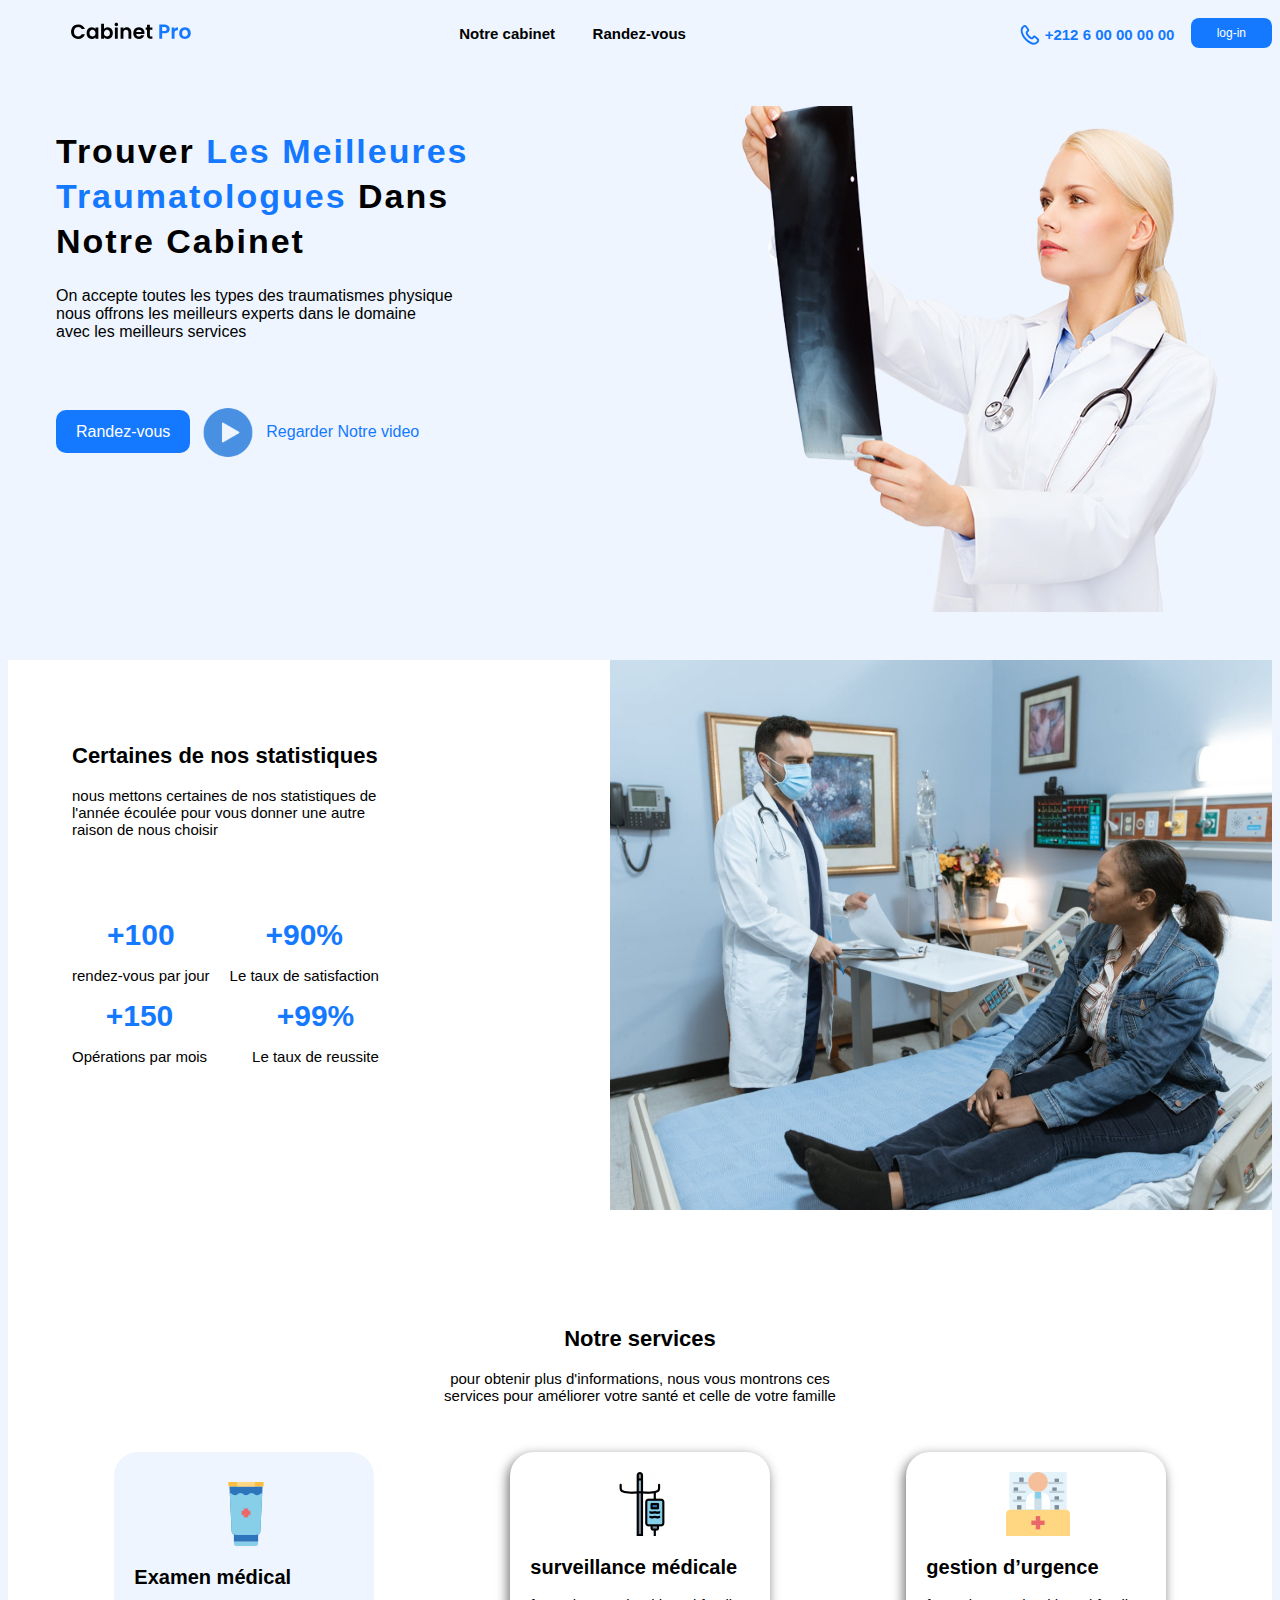
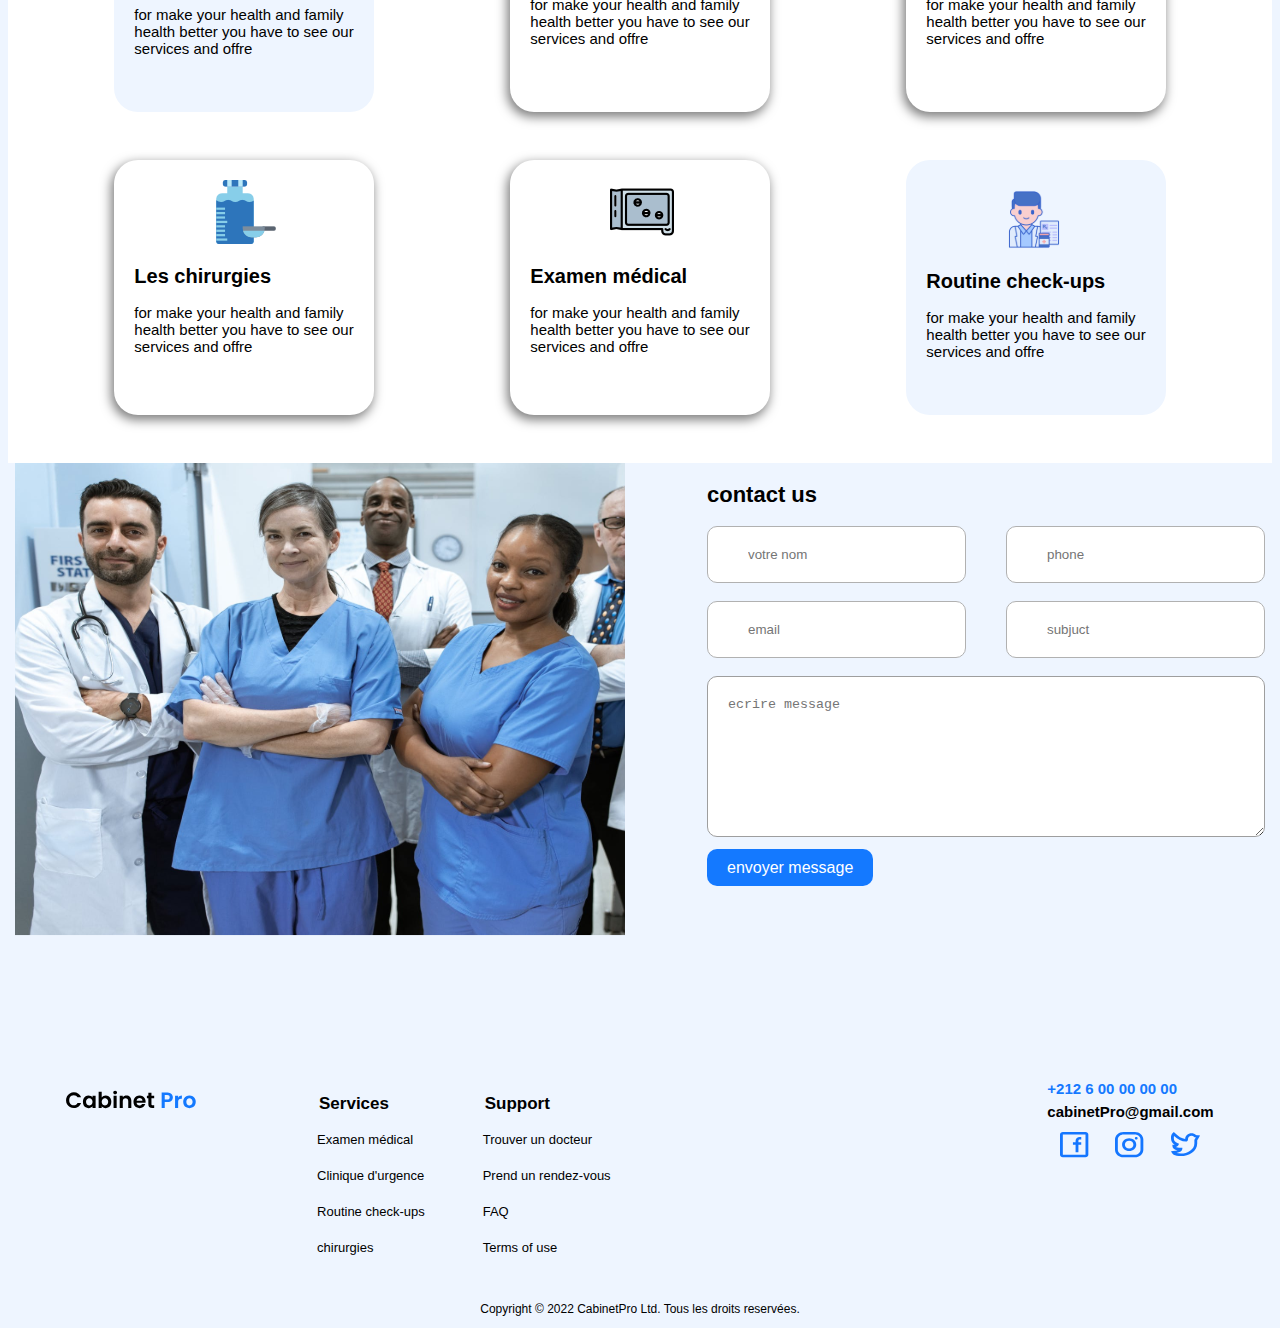
<file: index.html>
<!DOCTYPE html>
<html lang="en">
<head>
    <meta charset="UTF-8">
    <meta http-equiv="X-UA-Compatible" content="IE=edge">
    <meta name="viewport" content="width=device-width, initial-scale=1.0">
    <title>Document</title>
    <link rel="stylesheet" href="style.css">
    <link rel="stylesheet" href="pictures">
</head>
<body>
    <nav>
        <div class="navbar">
            <div class="navbar-logo">
                <img class="logo" src="pictures/Cabinet Pro.svg" alt="" style="width: 120px; height: 30px;">
            </div>
            <div class="smallMenu">
              <div class="navbar-links">
                <a href=""> Notre cabinet</a>
                <a href=""> Randez-vous</a>
                </div>
                <div class="navbar-phone">
                <img src="pictures/phone.svg" alt="" style="width: 20px; height: 20px;">
                <span>
                    <a href="">+212 6 00 00 00 00</a>
                </span>
            </div> 
            <div class="navbar-button">
                <button class="asDoctor">log-in</button>
            </div>   
            </div>
            <span id="invisibleNum">
                <a href="">+212 6 00 00 00 00</a>
            </span>
            <div class = "burger">
                <div></div>
                <div></div>
                <div></div>
             </div>           
            </div>     
    </nav>
    <section class="container">
        <div class="container-title">
             <h1>Trouver <span class="text-color">Les Meilleures <br> Traumatologues</span> Dans <br> Notre Cabinet</h1>
             <p>On accepte toutes les types des traumatismes physique <br>
                nous offrons les meilleurs experts dans le domaine <br>
                avec les meilleurs services</p>
                <div class="container-links">
                    <div class="container-button ">
                        <a href="">Randez-vous</a>  
                    </div> 
                    <div class="video-link">
                        <div class="video-icon">
                            <a href=""><img src="pictures/icons8-play-button-circled-90 2.svg" alt=""></a>
                        </div>
                       <div class="container-video">
                        <a href="">Regarder Notre video</a>
                       </div>
                    </div>
                </div>
        </div>
        <div class="container-image">
            <img src="pictures/Doctor-PNG-Free-Download 2.svg" alt="">
        </div>
    </section>

  <section class="all">
    <section class="header">
        <div class="header-text">
         <h2>Certaines de nos statistiques</h2>
         <p>nous mettons certaines de nos statistiques de <br>
              l'année écoulée pour vous donner une autre <br> raison de nous choisir</p>
         <div class="header-statistique">
             <div class="statistique 1">
                 <div>
                     <span >+100</span>
                     <p class = "stat">rendez-vous par jour</p>
                 </div>
                 <div>
                     <span >+90%</span>
                     <p class = "stat">Le taux de satisfaction</p>
                 </div>
              </div>    
              <div class="statistique 2">
                 <div>
                     <span >+150</span>
                     <p class = "stat">Opérations par mois</p>
                 </div>
                 <div>
                     <span >+99%</span>
                     <p class = "stat">Le taux de reussite</p>
                 </div>
              </div>  
         </div>
        </div>
        <div>
            <img src="pictures/pexels-photo-6129052 (1) 2.svg" alt="">
        </div>
        
     </section>
     <section>
        <div class = "model2" id="model2" >
         <div class = "title">
              <p id = "formTitle2">Log-in</p>
         </div>
        <div class = "model-body2">
            <label for="fname" class = "inputLabel">Full Name</label>
            <input type="text"  placeholder="Full Name" name="start" >
            <label for="fname" class = "inputLabel">Password</label>
            <input type="password" placeholder="password" name="start" >
            <div class = "checkBox">
              <input type="checkbox" name = "check" class="check">
            <label for="check" class= "checkBoxTitle">Keep me signed in</label>  
            </div>
            <button class="asDoctor">Log-in</button>
            <p class = "forgotPassword">Forgot my password</p>
        </div>
        </div>
        <div id="overlay" ></div>
    </section>
     <section class="services">
      <div class="services-text">
         <h2>Notre services</h2>
         <p class = "serviceDescription" >pour obtenir plus d'informations, nous vous montrons ces <br>
              services pour améliorer votre santé et celle de votre famille</p>
      </div>
 
      <div class="box-line">
         <div class="box-child">
             <img src="pictures/gel.png" alt="">
             <h2 class = "serviceName">Examen médical</h2>
             <p class = "serviceDescription">for make your health and family <br> health better you have to see our <br> services and offre</p>
         </div>
    
         <div class="box">
            <img src="pictures/saline.png" alt="">
            <h2 class = "serviceName"> surveillance médicale</h2>
            <p class = "serviceDescription">for make your health and family <br> health better you have to see our <br> services and offre</p>
        </div>
    
        <div class="box">
            <img src="pictures/pharmacist.png" alt="">
            <h2 class = "serviceName" >gestion d’urgence</h2>
            <p class = "serviceDescription">for make your health and family <br> health better you have to see our <br> services and offre</p>
        </div>
      </div>
 
      <div class="box-line">
 
         <div class="box">
             <img src="pictures/syrup.png" alt="">
             <h2 class = "serviceName">Les chirurgies</h2>
             <p class = "serviceDescription">for make your health and family <br> health better you have to see our <br> services and offre</p>
         </div>
    
         <div class="box">
            <img src="pictures/tray.png" alt="">
            <h2 class = "serviceName">Examen médical</h2>
            <p class = "serviceDescription">for make your health and family <br> health better you have to see our <br> services and offre</p>
        </div>
    
        <div class="box-child">
            <img src="pictures/pharmacist (1).svg" alt="" style="width: 56px;">
            <h2 class = "serviceName">Routine check-ups</h2>
            <p class = "serviceDescription">for make your health and family <br> health better you have to see our <br> services and offre</p>
        </div>
      </div>
     </section>

     <section class="contact">
       <div>
        <img src="pictures/contactimg.svg" alt="">
       </div>

       <div> 
          <h2 class = "contactTitle">contact us</h2>
          <div class="input-div">
            <input type="text" placeholder="votre nom">
            <input type="text" placeholder="phone">
          </div>
          <br>
         <div class="input-div">
            <input type="text" placeholder="email">
            <input type="text" placeholder="subjuct">
         </div>
         <br>
         <textarea name="" id="" cols="30" rows="10" placeholder="ecrire message"></textarea>
         <br>
         <br>
         <a href="" class="contact-button">envoyer message</a>
       </div>

     </section>
  </section>
  <footer>
   
    <div class="footer">
        <div class = "footer-logo">
            <img src="pictures/Cabinet Pro.svg" alt="" style="width: 130px; height: 35px;" >
        </div>
      
        <div class="footer-links">
            <div class ="services">
                <h2>Services</h2>
                <p>Examen médical</p>
                <p>Clinique d'urgence</p>
                <p>Routine check-ups</p>
                <p>chirurgies</p>
               </div>
               <div class ="services">
                <h2>Support</h2>
                <p >Trouver un docteur</p>
                <p>Prend un rendez-vous</p>
                <p>FAQ</p>
                <p>Terms of use</p>
               </div>
        </div>
    
       <div class="social-network">
           <span>+212 6 00 00 00 00</span>
           <h2>cabinetPro@gmail.com</h2>
           <div class="social-network-a">
            <a href=""><img src="pictures/facebook.svg" alt=""></a>
            <a href=""><img src="pictures/insta.svg" alt=""></a>
            <a href=""><img src="pictures/twitter.svg" alt=""></a>
           </div>
       </div>
    </div>
<br>
   <p class="footer-p">Copyright © 2022 CabinetPro Ltd. Tous les droits reservées.</p>
  </footer>
  
   
    <!-- <div class="footer">
        <div>
            <img src="pictures/Cabinet Pro.svg" alt="">
        </div>
      <footer>
        <div class="footer-links">
            <div>
                <h2>Services</h2>
                <p>Examen médical</p>
                <p>Clinique d'urgence</p>
                <p>Routine check-ups</p>
                <p>chirurgies</p>
               </div>
               <div>
                <h2>Support</h2>
                <p>Trouver un docteur</p>
                <p>Prend un rendez-vous</p>
                <p>FAQ</p>
                <p>Terms of use</p>
               </div>
        </div>
    
       <div class="social-network">
           <span>+212 6 00 00 00 00</span>
           <h2>cabinetPro@gmail.com</h2>
           <div class="social-network-a">
            <a href=""><img src="pictures/facebook.svg" alt=""></a>
            <a href=""><img src="pictures/insta.svg" alt=""></a>
            <a href=""><img src="pictures/twitter.svg" alt=""></a>
           </div>
       </div>
    </div>
<br>
   <p class="footer-p">Copyright © 2022 CabinetPro Ltd. Tous les droits reservées.</p>
  </footer> -->

    <script src="script.js"></script>
</body>
</html>
</file>
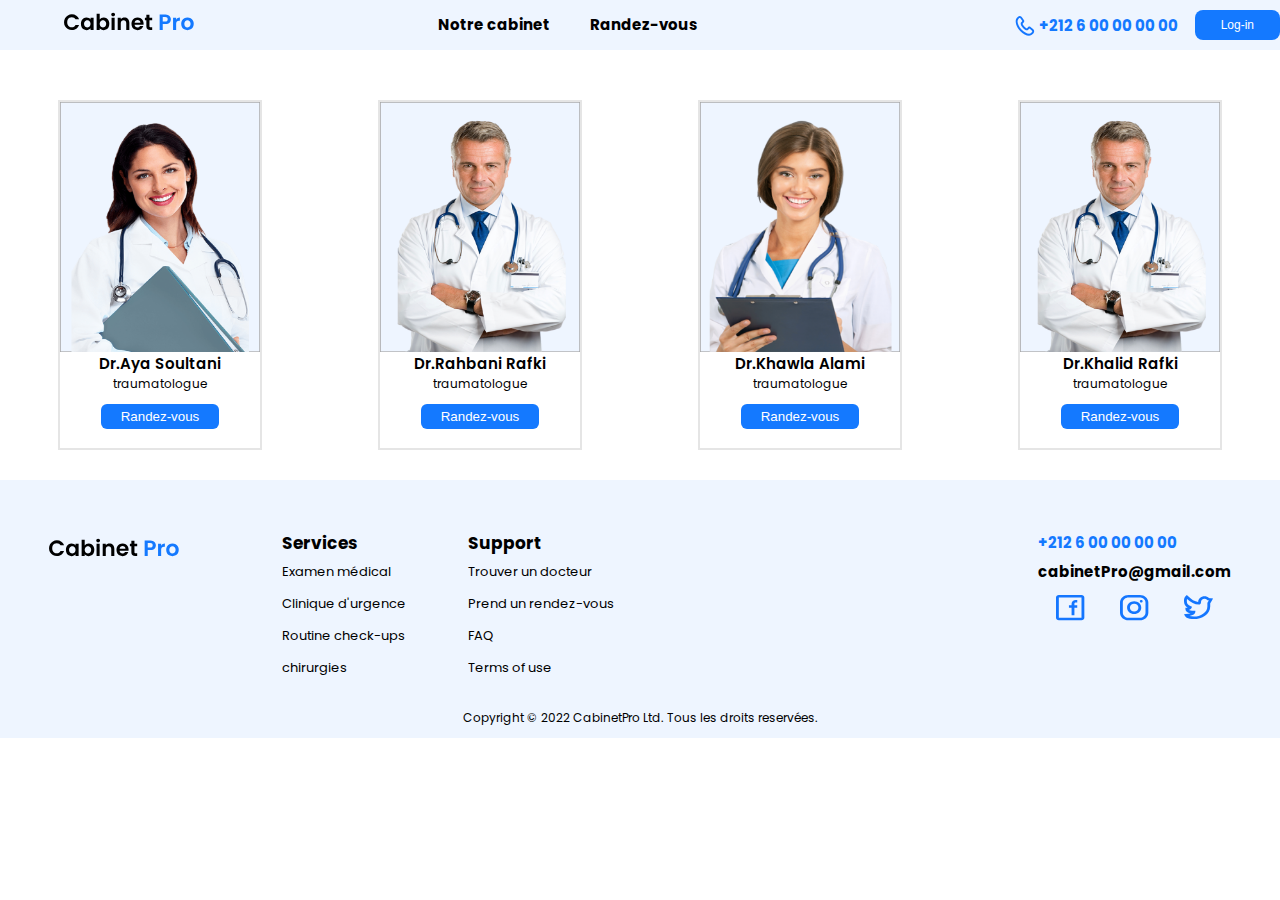
<file: Randez-vous.html>
<!DOCTYPE html>
<html lang="en">
<head>
    <meta charset="UTF-8">
    <meta http-equiv="X-UA-Compatible" content="IE=edge">
    <meta name="viewport" content="width=device-width, initial-scale=1.0">
    <link rel="stylesheet" href="Randez-vous.css">
    <title>Randez-vous</title>
</head>
<body>
    
    <main>
        <nav>
            <div class="navbar">
                <div class="navbar-logo">
                    <img class="logo" src="pictures/Cabinet Pro.svg" alt="" style="width: 130px; height: 35px;">
                </div>
                <div class="smallMenu">
                  <div class="navbar-links">
                    <a href=""> Notre cabinet</a>
                    <a href=""> Randez-vous</a>
                    </div>
                    <div class="navbar-phone">
                    <img src="pictures/phone.svg" alt="" style="width: 20px; height: 20px;">
                    <span>
                        <a href="">+212 6 00 00 00 00</a>
                    </span>
                </div> 
                <div class="navbar-button">
                    <button class="asDoctor">Log-in</button>
                </div>   
                </div>
                <span id="invisibleNum">
                    <a href="">+212 6 00 00 00 00</a>
                </span>
                <div class = "burger">
                    <div></div>
                    <div></div>
                    <div></div>
                 </div>           
                </div>     
        </nav>
        <section>
           <div class="doctors">
            <div class = "doctor">
                <img src="pictures/dr.Aya Soultani.png" alt="Dr.Aya Soultani" width="200" height="250" style="vertical-align:bottom">
                <p id = "name">Dr.Aya Soultani</p>
                <p id = "spécialité">traumatologue</p>
                <button>Randez-vous</button>
            </div>
            <div class = "doctor">
                <img src="pictures/Dr.Rahbani Rafik.png" alt="Dr.Rahbani Rafki" width="200" height="250" style="vertical-align:bottom">
                <p id = "name">Dr.Rahbani Rafki</p>
                <p id = "spécialité">traumatologue</p>
                <button>Randez-vous</button>
            </div>
            <div class = "doctor">
                <img src="pictures/Dr.Khawla Alami.png" alt="Dr.Khawla Alami" width="200" height="250" style="vertical-align:bottom">
                <p id = "name">Dr.Khawla Alami</p>
                <p id = "spécialité">traumatologue</p>
                <button>Randez-vous</button>
            </div>
            <div class = "doctor">
                <img src="pictures/Dr.Rahbani Rafik.png" alt="Dr.Khalid Rafki" width="200" height="250" style="vertical-align:bottom">
                <p id = "name">Dr.Khalid Rafki</p>
                <p id = "spécialité">traumatologue</p>
                <button>Randez-vous</button>
            </div>
           </div>            
            
        </section>
        <section>
            <div class = "model" id="model" >
             <div class = "title">
                  <p id = "formTitle">Completer la formulaire</p>
             </div>
            <div class = "model-body">
                <input type="text"  placeholder="votre Nom" name="start" >
                <input type="text" placeholder="votre Prénom" name="start" >
                <input type="text" placeholder="votre E-mail" name="start" >
                <input type="number" placeholder="votre Num.Tél" name="start">
                <input type="Date"  name="start">
                <select name="maladies" id="maladies" aria-placeholder="Maladies">
                    <option value="" disabled selected hidden>votre Maladie</option>
                    <option value="m1">Maladie 1</option>
                    <option value="m2">Maladie 2</option>
                    <option value="m3">Maladie 3</option>
                    <option value="m4">Maladie 4</option>
                  </select>
                <button class="suivant1">Randez-vous</button>
                </div>
            </div>
            </div>
            <div id="overlay" ></div>
            </section>
            <section>
                <div class = "model2" id="model2" >
                 <div class = "title">
                      <p id = "formTitle2">Log-in</p>
                 </div>
                <div class = "model-body2">
                    <label for="fname" class = "inputLabel">Full Name</label>
                    <input type="text"  placeholder="Full Name" name="start" >
                    <label for="fname" class = "inputLabel">Password</label>
                    <input type="password" placeholder="password" name="start" >
                    <div class = "checkBox">
                      <input type="checkbox" name = "check" class="check">
                    <label for="check" class= "checkBoxTitle">Keep me signed in</label>  
                    </div>
                    <button class="suivant1">Log-in</button>
                    <p class = "forgotPassword">Forgot my password</p>

                </div>
                </div>
                <div id="overlay" ></div>
            </section>
            <footer>
   
                <div class="footer">
                    <div class = "footer-logo">
                        <img src="pictures/Cabinet Pro.svg" alt="" style="width: 130px; height: 35px;" >
                    </div>
                  
                    <div class="footer-links">
                        <div class ="services">
                            <h2>Services</h2>
                            <p>Examen médical</p>
                            <p>Clinique d'urgence</p>
                            <p>Routine check-ups</p>
                            <p>chirurgies</p>
                           </div>
                           <div class ="services">
                            <h2>Support</h2>
                            <p >Trouver un docteur</p>
                            <p>Prend un rendez-vous</p>
                            <p>FAQ</p>
                            <p>Terms of use</p>
                           </div>
                    </div>
                
                   <div class="social-network">
                       <span>+212 6 00 00 00 00</span>
                       <h2>cabinetPro@gmail.com</h2>
                       <div class="social-network-a">
                        <a href=""><img src="pictures/facebook.svg" alt=""></a>
                        <a href=""><img src="pictures/insta.svg" alt=""></a>
                        <a href=""><img src="pictures/twitter.svg" alt=""></a>
                       </div>
                   </div>
                </div>
            <br>
               <p class="footer-p">Copyright © 2022 CabinetPro Ltd. Tous les droits reservées.</p>
              </footer>
         
    </main>
</body>
<script src = "Randez-vous.js"></script>
</html>
</file>
<file: style.css>
*{
    box-sizing: border-box;
}
body{
    font-family: 'Poppins', sans-serif;
    background-color: #EEF5FF;
}
/* nav styling */
.navbar{
    display: flex;
    flex-direction: row;
    background-color: #EEF5FF;
    height: 50px;
    align-items: center;
}
.smallMenu{
    display: flex;
    flex-direction: row;
    align-items: center;
    flex-shrink: 1;
    flex-grow: 1;
    flex-basis: 3;
}
.navbar-logo{
    flex-shrink: 5;
    flex-grow: 1;
    flex-basis: 0;
    margin-left: 5%;
}
.navbar-links{
    display: flex;
    gap: 10%;
    flex-shrink: 0;
    flex-grow: 1;
}
.navbar-links a{
    color: black;
    text-decoration: none;
    font-weight: bold;
    font-size: 15px;
    flex-shrink: 0;
    
}
.navbar-phone{
flex-shrink: 0;
   flex-grow: 1;
   text-align: end;
   margin-right: 2%;
   margin-top: 1%;
}

.navbar span a{
    color: #1479FF;
    text-decoration: none;
    font-weight: bold;
    font-size: 15px;
    position: relative;
    bottom: 5px;

}
.navbar-button button{
    background-color: #1479FF;
    border: none;
    font-size: 12px;
    color: white;
    padding: 8px 26px;
    border-radius: 8px;
    text-align: center;
    flex: 1;
}
#invisibleNum{
    display: none;
}

.model2{
    position:fixed;
    top: 50%;
    left: 50%;
    transform: translate(-50%,-50%) scale(0);
    border: 1px solid black;
    border-radius: 8px;
    z-index: 8;
    background-color: #EEF5FF;
    width: 370px;
    max-width: 80%;
    height: 60%;
    display: flex;
    flex-direction: column;
    justify-content: center;
    text-align: center;
    
  }
.model2.active{
    transition: all 200ms ease-in-out;
    transform: translate(-50%,-50%) scale(1);
  }
#formTitle2{
    font-size: 20px;
    position: relative;
    bottom: 0px;
}
.model-body2{
    padding: 8px 15px;
    display: flex;
    flex-direction: column;
    align-items: center;
    column-gap: 30px;
    row-gap: 20px;
  }
.model-body2 > .inputLabel{
    align-self: flex-start;
    font-size: 8px;
    position: relative;
    top: 20px;
    left :35px;
    color: #A6A6A6;
}
.model-body2 > .checkBox{
    align-self: flex-start;
    position: relative;
    left: 28px;
    bottom: 12px;
}
.checkBox >.checkBoxTitle{
    font-size: 15px;
    position: relative;
    bottom: 2px;
}
.model-body2 > input{
    width: 80%;
    padding: 2% 2% 2% 2%;
    border: 1px solid black;
    border-radius: 5px;
  }
.model-body2 > button{
    width: 20%;
    padding-top: 8px;
    padding-left: 5px;
    padding-right: 5px;
    padding-bottom: 8px;
    color: white;
    background-color:#1479FF ;
    border: none;
    cursor: pointer;
    border-radius: 5px;
    margin-top: 3px;
    align-self: center;
    
  }
.model-body2 > .forgotPassword{
    font-size: 12px;
    color: #1479FF;
    position: relative;
    bottom: 18px;
}
#overlay{
    position:fixed;
    opacity: 0;
    left: 0;
    right: 0;
    top: 0;
    bottom: 0;
    background-color: rgb(0,0,0, .5);
    pointer-events: none; 
    cursor: pointer;
  }
#overlay.active{
    opacity: 1;
    pointer-events: all;
  } 
.burger{
    display: none;
  } 
.burger > div{
    width: 25px;
    height: 5px;
    background-color: black;
    margin: 5px;
  }

.container{
    display: flex;
    justify-content: space-between;
    margin: 3rem;
}
.container-title h1{
    font-size: 34px;
    letter-spacing: 2px;
    line-height: 45px;
}
.text-color{
    color: #1479FF ;
}
.container-links{
    display: flex;
    flex-wrap: wrap;
    gap: 8px;
    margin-top: 20%;
}
.container-button a{
    background-color: #1479FF;
    text-decoration: none;
    color: white;
    padding: 13px 20px;
    border-radius: 10px;
}
.container-video a{
    color: #1479FF;
    text-decoration: none;
}
.video-icon{
    margin-top: -5%;
}
.video-link{
    display: contents;

}
.container-image img{
    width: 80%; 
    float: right;
}
.all{
    background-color: white;
}
.header{
    display: flex;
    flex-wrap: wrap;
    justify-content: space-between;
    background-color: white;
}

.statistique{
    display: flex;
    flex-wrap: wrap;
    justify-content: space-between;
    gap: 20px;
    text-align: center;
}
.statistique span{
    color: #1479FF;
    font-weight: bold;
    font-size: 30px;
}
.header-text{
    margin: 4rem;
}
.header-text > h2{
    font-size: 22px;
}
.header-text > p{
    font-size: 15px;
}
.header-statistique{
    margin-top: 5rem;
}
.header img{
    float: right;
    height: 85%;
}
.stat{
    font-size: 15px;
}
.services-text{
    text-align: center;
}
.services-text > h2{
    font-size: 22px;
} 
.services-text > p{
    font-size: 15px;
}
.box-line{
    display: flex;
    flex-wrap: wrap;
    justify-content: space-around;
    margin: 3rem;
    gap: 20px;
}
.box{
    padding: 20px;
    /* border: 1px solid; */
    border-radius: 24px;
    box-shadow: -2px 4px 11px 1px #7f7f7f;
}
.box img{
    margin-left: 5rem;
}
.box-child{
 padding: 30px 20px 40px 20px;
 background-color: #EEF5FF;
 border-radius: 24px;
}
.box-child img{
    margin-left: 5rem;
}
.serviceName{
    font-size: 20px;
}
.serviceDescription{
    font-size: 15px;
}
.contact{
    display: flex;
    flex-wrap: wrap;
    justify-content: space-around;
    background-color: #EEF5FF;
}
.contact img{
    float: left;
    width: 90%;
}
.contactTitle{
    font-size: 22px;
}
input{
    padding: 20px 40px;
    border-radius: 10px;
    border: solid 1px;
    border-color: #b1b1b1;
}
.input-div{
    display: flex;
    flex-wrap: wrap;
    justify-content: space-evenly;
    gap: 40px;
}
textarea{
    padding: 20px;
    width: 100%;
    height: 30%;
    border-radius: 10px;
    border: solid 1px;
    border-color: #9e9e9e;
}
.contact-button{
    background-color: #1479FF;
    text-decoration: none;
    color: white;
    padding: 10px 20px;
    border-radius: 10px;
}
footer{
    background-color: #EEF5FF;
    margin-top: 30px;
}
.footer{
    display: flex;
    flex-wrap: wrap;
    justify-content: space-around;
    padding-top: 50px;

}
.footer-links{
    display: flex;
    gap: 50px;
    padding-right: 25%;
}

.services > p{
    font-size: 13px;
    padding: 4px;
}
.services > h2{
    font-size: 17px;
    padding-left: 6px;
}
.footer-logo > img{
  margin-top: 2px;
}

.footer-p{
    text-align: center;
    font-size: 12px;
}
.social-network span{
    color: #1479FF;
    font-weight: bold;
    font-size: 15px;
    
}
.social-network-a{
    display: flex;
    flex-wrap: wrap;
    justify-content: space-around;
    margin-top: 12px;
}
.social-network> h2{
    font-size: 15px;
    margin-top: 5px;
}
/* footer{
    background-color: #EEF5FF;
    margin-top: 30px;
}
.footer{
    display: flex;
    flex-wrap: wrap;
    justify-content: space-around;
    padding-top: 20px;
}
.footer-links{
    display: flex;
    gap: 50px;
    
}
.footer-p{
    text-align: center;
}
.social-network span{
    color: #1479FF;
    font-weight: bold;
    
}

.social-network-a{
    display: flex;
    flex-wrap: wrap;
    justify-content: space-around;
} */
@media (max-width: 800px){
body {
            overflow-x: hidden;
        }
.navbar-phone{
           display: none;
         }
 .navbar-links{
            display: flex;
            flex-direction: column;
            row-gap: 25px;
            margin-top: 10px;
        }
.navbar-button button{
    margin-bottom: 10px;
}
 .smallMenu{
             position: absolute;
              right: 0px;
              top: 50px;
              height: 25vh;
              width: 40%;
              background-color:white;
              opacity: 0.9;
              z-index: 1;  
              flex-direction: column;
              align-items: center;
              transform: translateX(100%);
              transition: transform 0.5s ease-in;
              
         }  
 .smallMenu.active{
            transform: translateX(0%);
          }
#invisibleNum{
            margin-right: 10px;
            margin-top: 6px;
            display: inline-block;
        }
.burger{
            display: inline-block;
        }
        
.container-image img{
    display: none;
}     

.header img{
    display: none;

} 
.contact{
    text-align: center;
}
.contact img{
    display: none;
}
/* .social-network{
    text-align: center;
}
.services br,.container br{
    display: none;
}

.box img,.box-child img{
    margin-left: 4rem;
} */
.box-line {
    display: flex;
    flex-wrap: wrap;
    gap: 50px;
    justify-content: space-around;
    margin: 3rem;
}
.footer-links{
    padding-right: 0%;
}
}
</file>
<file: Randez-vous.css>
@import url('https://fonts.googleapis.com/css2?family=Lora&family=Poppins&display=swap'); 
*{
    padding: 0;
    margin: 0;
    box-sizing: border-box;
}
body{
    font-family: 'Poppins', sans-serif;
    
}
/* nav styling */
.navbar{
    display: flex;
    flex-direction: row;
    background-color: #EEF5FF;
    height: 50px;
    align-items: center;
}
.smallMenu{
    display: flex;
    flex-direction: row;
    align-items: center;
    flex-shrink: 1;
    flex-grow: 1;
    flex-basis: 3;
}
.navbar-logo{
    flex-shrink: 5;
    flex-grow: 1;
    flex-basis: 0;
    margin-left: 5%;
}
.navbar-links{
    display: flex;
    gap: 10%;
    flex-shrink: 0;
    flex-grow: 1;
}
.navbar-links a{
    color: black;
    text-decoration: none;
    font-weight: bold;
    font-size: 15px;
    flex-shrink: 0;
    
}
.navbar-phone{
   flex-shrink: 0;
   flex-grow: 1;
   text-align: end;
   margin-right: 2%;
   margin-top: 1%;
}

.navbar span a{
    color: #1479FF;
    text-decoration: none;
    font-weight: bold;
    font-size: 15px;
    position: relative;
    bottom: 5px;

}
.navbar-button button{
    background-color: #1479FF;
    border: none;
    font-size: 12px;
    color: white;
    padding: 8px 26px;
    border-radius: 8px;
    text-align: center;
    flex: 1;
    
}
#invisibleNum{
    display: none;
}
.burger{
    display: none;
  } 
.burger > div{
    width: 25px;
    height: 5px;
    background-color: black;
    margin: 5px;
  }

/* doctors container */
.doctors{
    margin-top: 50px;
    display: flex;
    flex-direction: row;
    justify-content: space-around;
    flex-wrap: wrap;
}
.doctor{
    text-align: center;
    border: 2px solid #E5E5E5;
    height: 350px;
    font-family: 'Poppins', sans-serif
}
.doctor > #name{
    font-size: 15px;
    font-weight: 600;
}
.doctor > #spécialité{
    font-size: 12px;
}
.doctor > button{
    background-color: #1479FF;
    color: white;
    padding-left: 20px;
    padding-right: 20px;
    padding-top: 5px;
    padding-bottom: 5px;
    border-radius: 6px;
    position: relative;
    top: 3%;
    border: none;

}
.model{
  position:fixed;
  top: 50%;
  left: 50%;
  transform: translate(-50%,-50%) scale(0);
  border: 1px solid black;
  border-radius: 8px;
  z-index: 8;
  background-color: #EEF5FF;
  width: 500px;
  max-width: 80%;
  height: 50%;
  display: flex;
  flex-direction: column;
  justify-content: center;
  text-align: center;
}
.model2{
    position:fixed;
    top: 50%;
    left: 50%;
    transform: translate(-50%,-50%) scale(0);
    border: 1px solid black;
    border-radius: 8px;
    z-index: 8;
    background-color: #EEF5FF;
    width: 370px;
    max-width: 80%;
    height: 60%;
    display: flex;
    flex-direction: column;
    justify-content: center;
    text-align: center;
    
  }
.model2.active{
    transition: all 200ms ease-in-out;
    transform: translate(-50%,-50%) scale(1);
  }
#formTitle{
    font-size: 20px;
    position: relative;
    bottom: 15px;
}
#formTitle2{
    font-size: 20px;
    position: relative;
    bottom: 0px;
}
.model-body{
  padding: 8px 15px;
  display: flex;
  flex-direction: row;
  flex-wrap: wrap;
  column-gap: 30px;
  row-gap: 20px;
}
.model-body2{
    padding: 8px 15px;
    display: flex;
    flex-direction: column;
    align-items: center;
    column-gap: 30px;
    row-gap: 20px;
  }
.model-body2 > .inputLabel{
    align-self: flex-start;
    font-size: 8px;
    position: relative;
    top: 20px;
    left :35px;
    color: #A6A6A6;
}
.model-body2 > .checkBox{
    align-self: flex-start;
    position: relative;
    left: 28px;
    bottom: 12px;
}
.checkBox >.checkBoxTitle{
    font-size: 15px;
    position: relative;
    bottom: 2px;
}
.model-body2 > input{
    width: 80%;
    padding: 2% 2% 2% 2%;
    border: 1px solid black;
    border-radius: 5px;
  }
.model-body2 > button{
    width: 20%;
    padding-top: 8px;
    padding-left: 5px;
    padding-right: 5px;
    padding-bottom: 8px;
    color: white;
    background-color:#1479FF ;
    border: none;
    cursor: pointer;
    border-radius: 5px;
    margin-top: 3px;
    align-self: center;
    
  }
.model-body2 > .forgotPassword{
    font-size: 12px;
    color: #1479FF;
    position: relative;
    bottom: 18px;
}
.model-body > button{
  width: 20%;
  padding: 1% 1% 1% 1%;
  color: white;
  background-color:#1479FF ;
  border: none;
  cursor: pointer;
  border-radius: 5px;
  margin-top: 3px;
}

.model-body > input{
  width: 40%;
  padding: 2% 2% 2% 2%;
  border: 1px solid black;
  border-radius: 5px;
}
.model-body > select{
    width: 40%;
    padding: 2% 2% 2% 2%;
    border: 1px solid black;
    border-radius: 5px;
    
  }
#overlay{
  position:fixed;
  opacity: 0;
  left: 0;
  right: 0;
  top: 0;
  bottom: 0;
  background-color: rgb(0,0,0, .5);
  pointer-events: none; 
  cursor: pointer;
}
#overlay.active{
  opacity: 1;
  pointer-events: all;
} 
.model.active{
  transition: all 200ms ease-in-out;
  transform: translate(-50%,-50%) scale(1);
}
footer{
    background-color: #EEF5FF;
    margin-top: 30px;
}
.footer{
    display: flex;
    flex-wrap: wrap;
    justify-content: space-around;
    padding-top: 50px;

}
.footer-links{
    display: flex;
    gap: 50px;
    padding-right: 25%;
}

.services > p{
    font-size: 13px;
    padding: 6px;
}
.services > h2{
    font-size: 17px;
    padding-left: 6px;
}

.footer-p {
    text-align: center;
    font-size: 12px;
    padding-bottom: 11px;
}
.social-network span{
    color: #1479FF;
    font-weight: bold;
    font-size: 15px;
    
}
.social-network-a{
    display: flex;
    flex-wrap: wrap;
    justify-content: space-around;
    margin-top: 12px;
}
.social-network> h2{
    font-size: 15px;
    margin-top: 5px;
}
@media  (max-width: 800px){
body {
        overflow-x: hidden;
    }
 .navbar-phone{
       display: none;
     }
 .navbar-links{
        display: flex;
        flex-direction: column;
    }
 .smallMenu{
         position: absolute;
          right: 0px;
          top: 50px;
          height: 25vh;
          width: 40%;
          background-color:#EEF5FF;
          opacity: 0.9;
          z-index: 1;  
          flex-direction: column;
          align-items: center;
          transform: translateX(100%);
          transition: transform 0.5s ease-in;
     }  
 .navbar-button button{
        margin-bottom: 10px;
    }
 .smallMenu.active{
        transform: translateX(0%);
      }
#invisibleNum{
        margin-right: 10px;
        margin-top: 6px;
        display: inline-block;
    }
.burger{
        display: inline-block;
    }
.footer-links{
    padding-right: 0%;
}
    }
</file>
